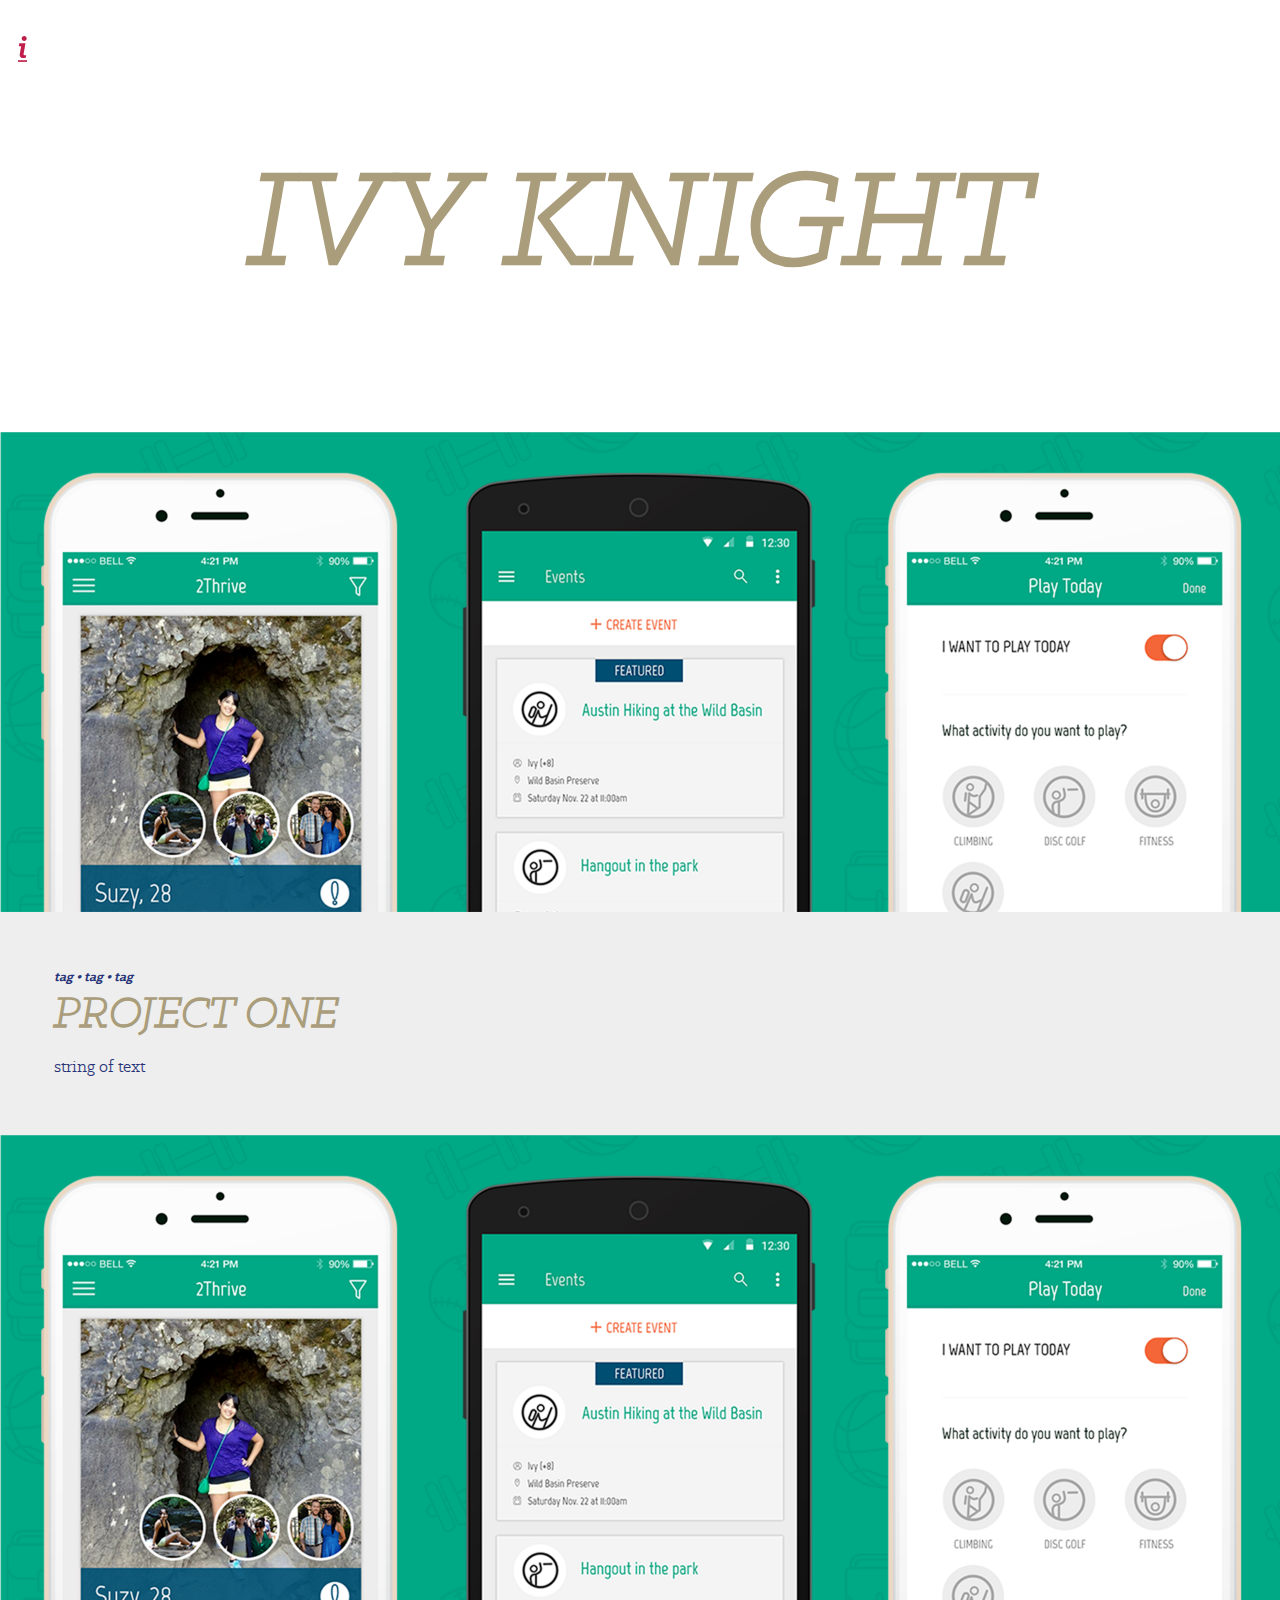
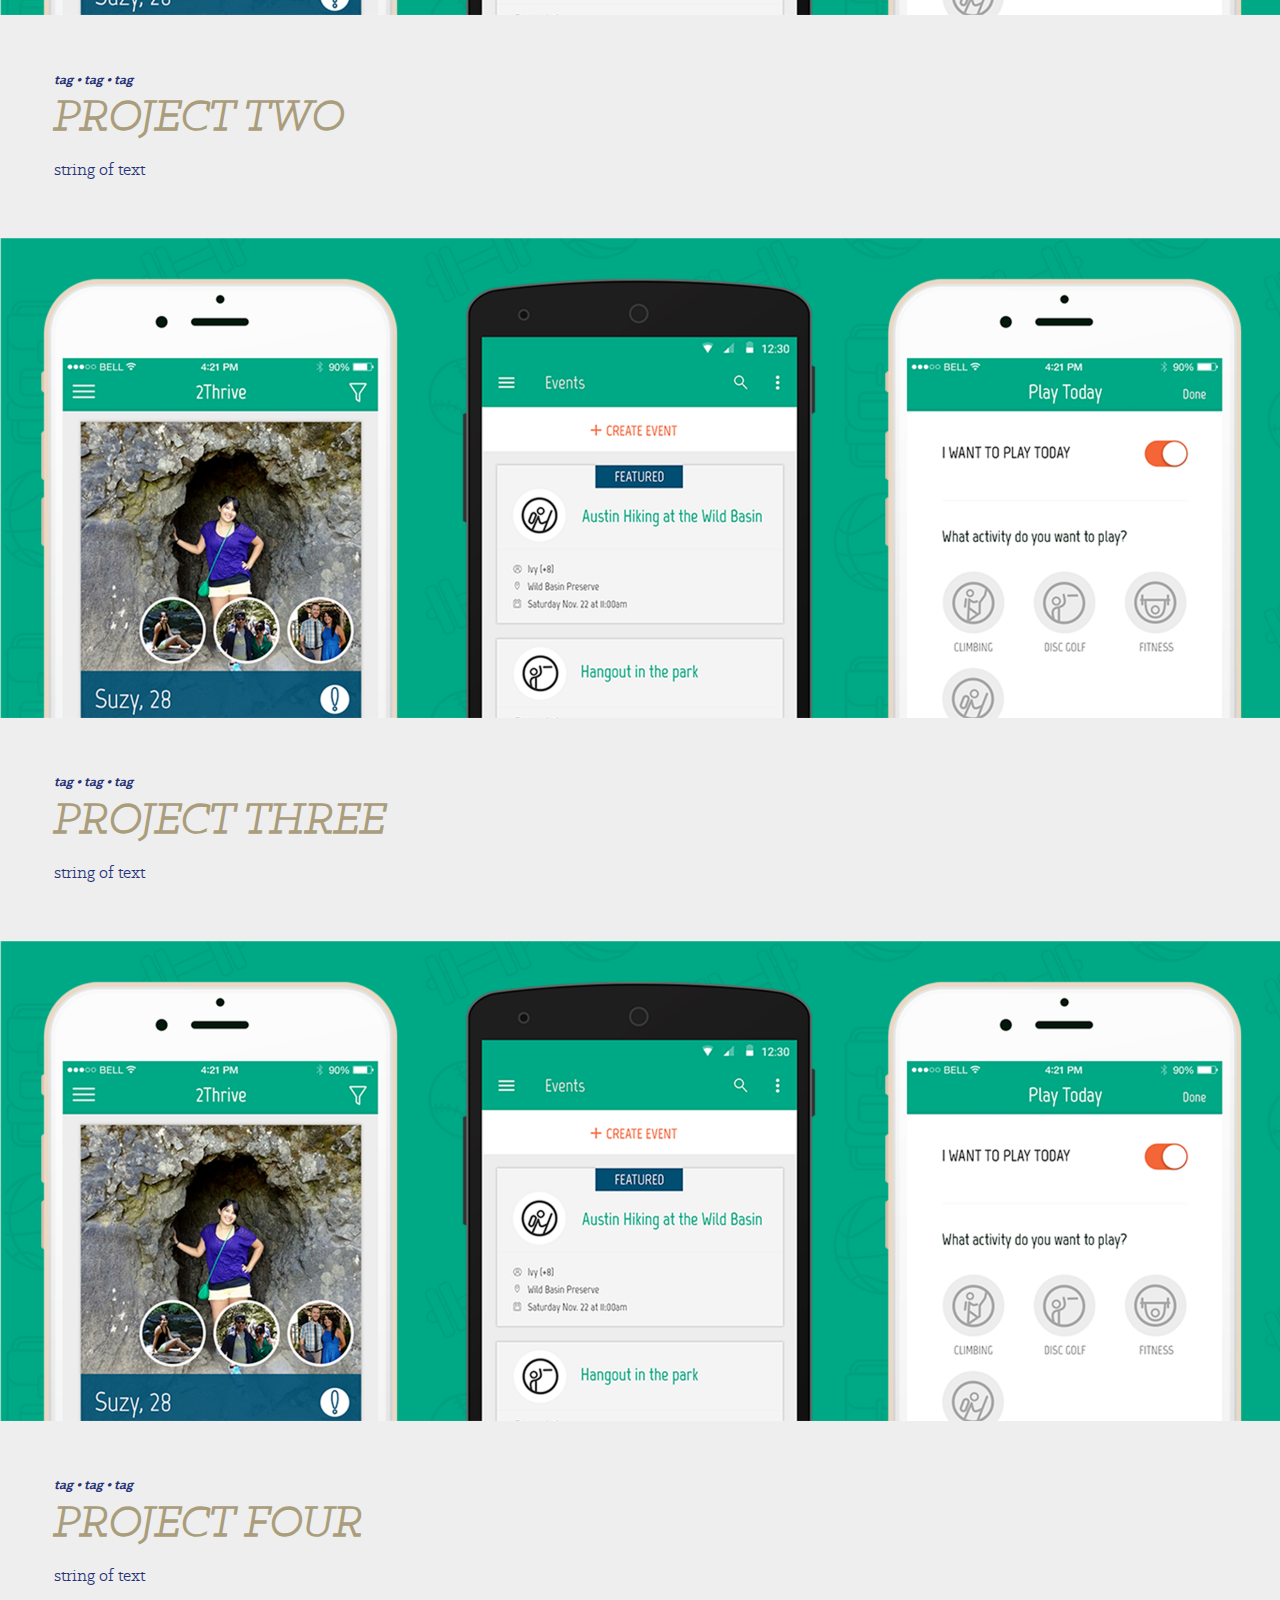
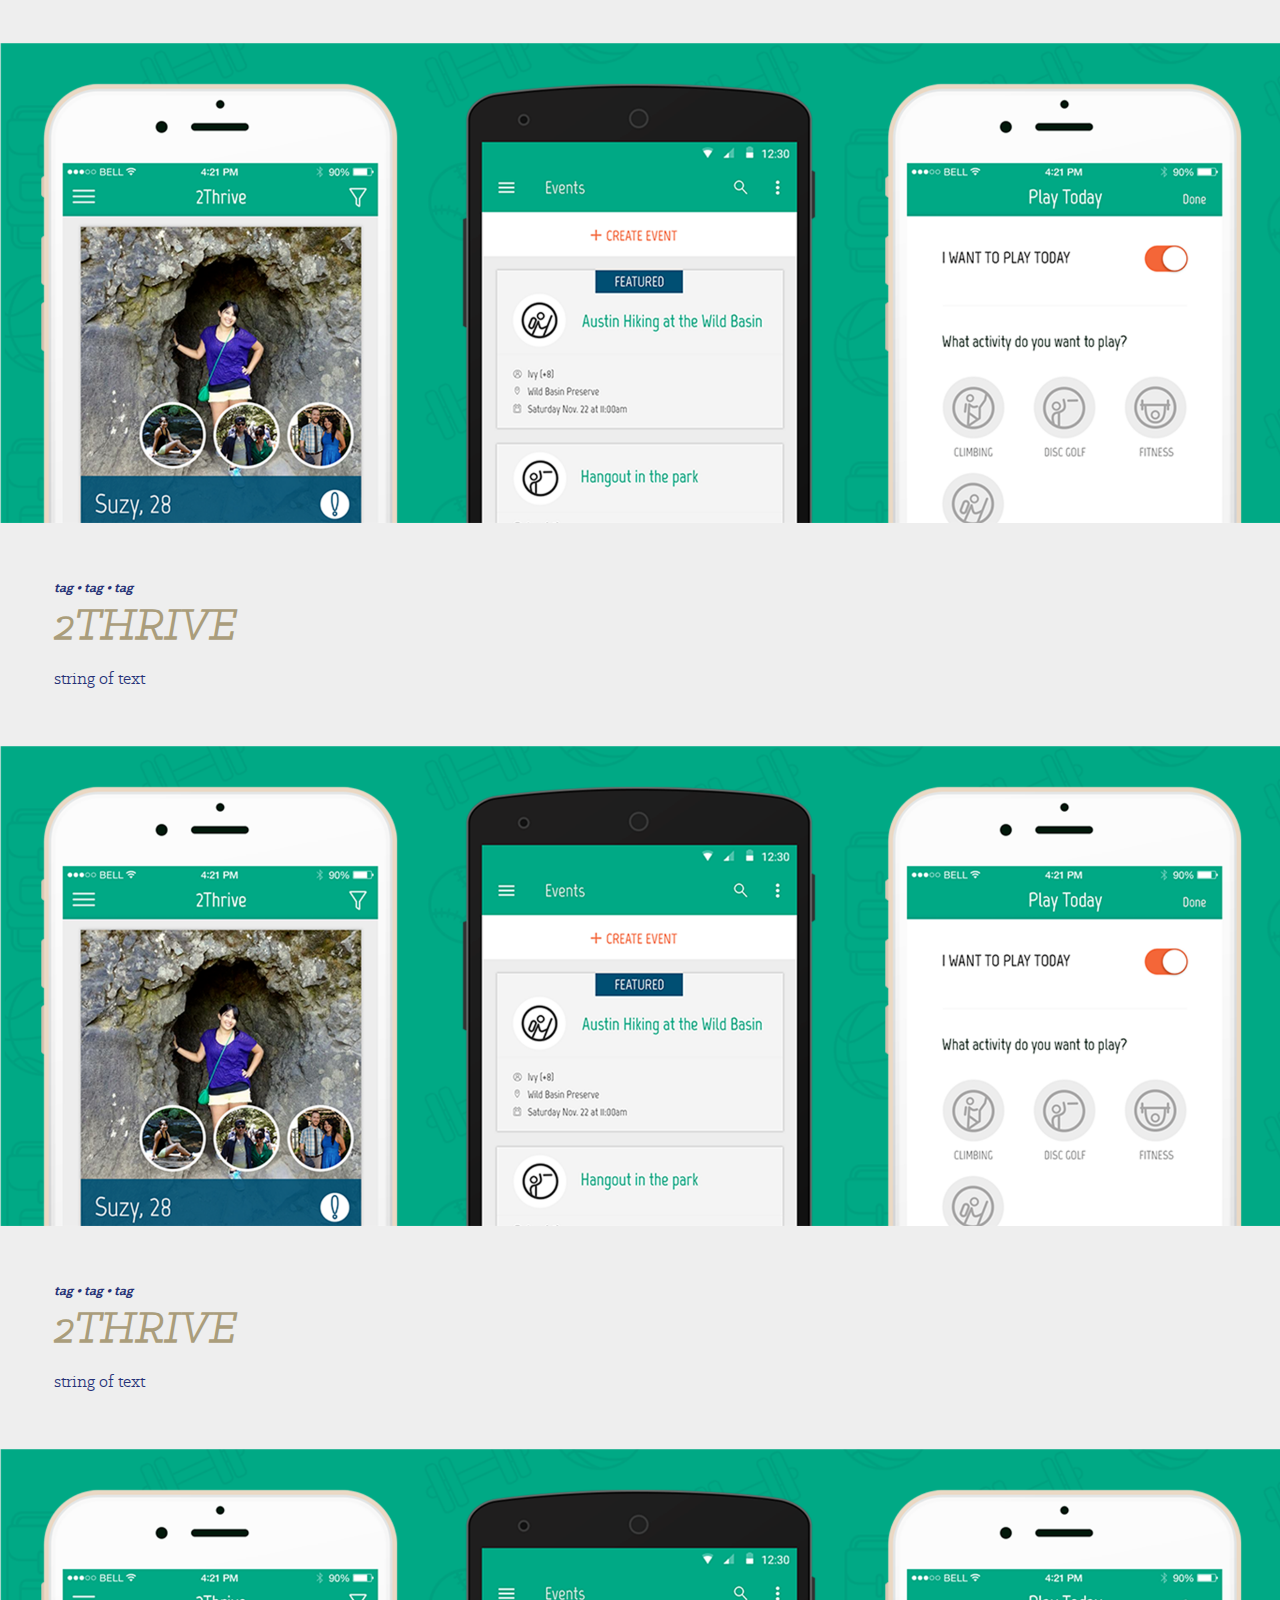
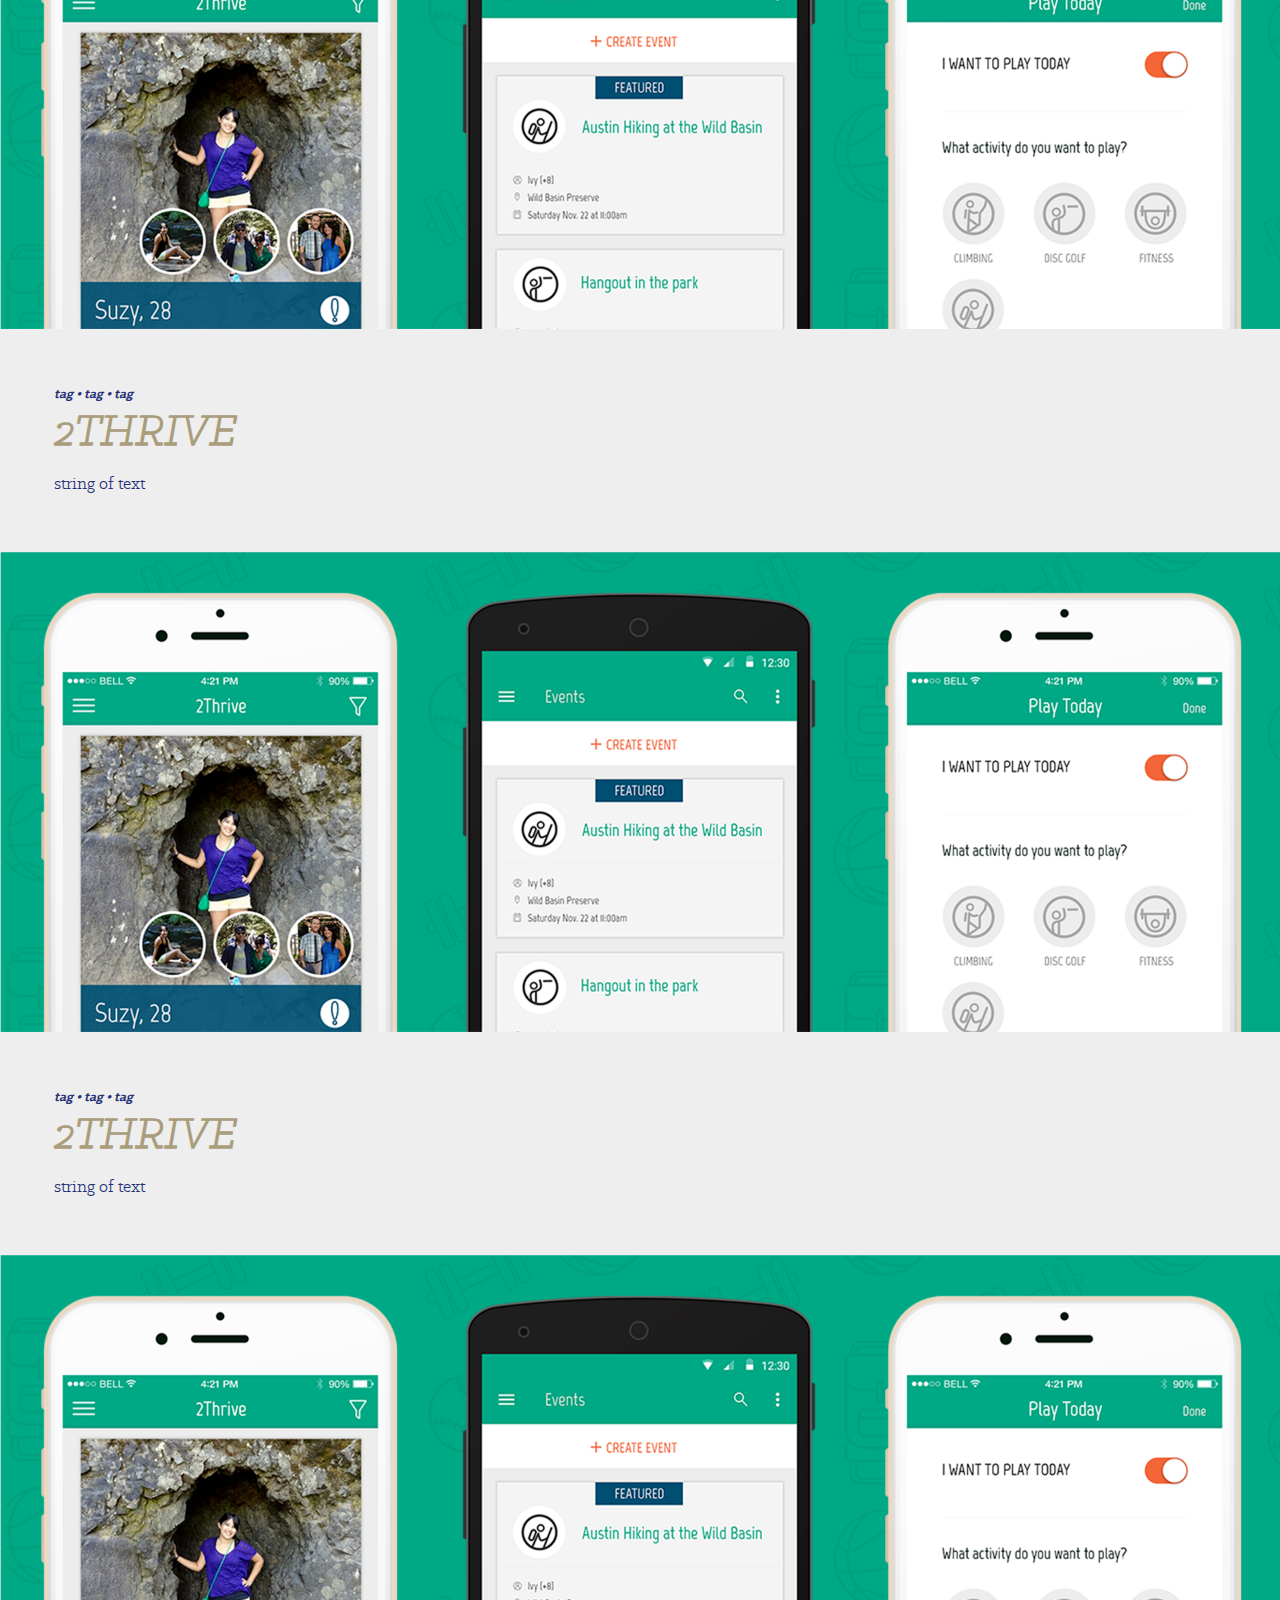
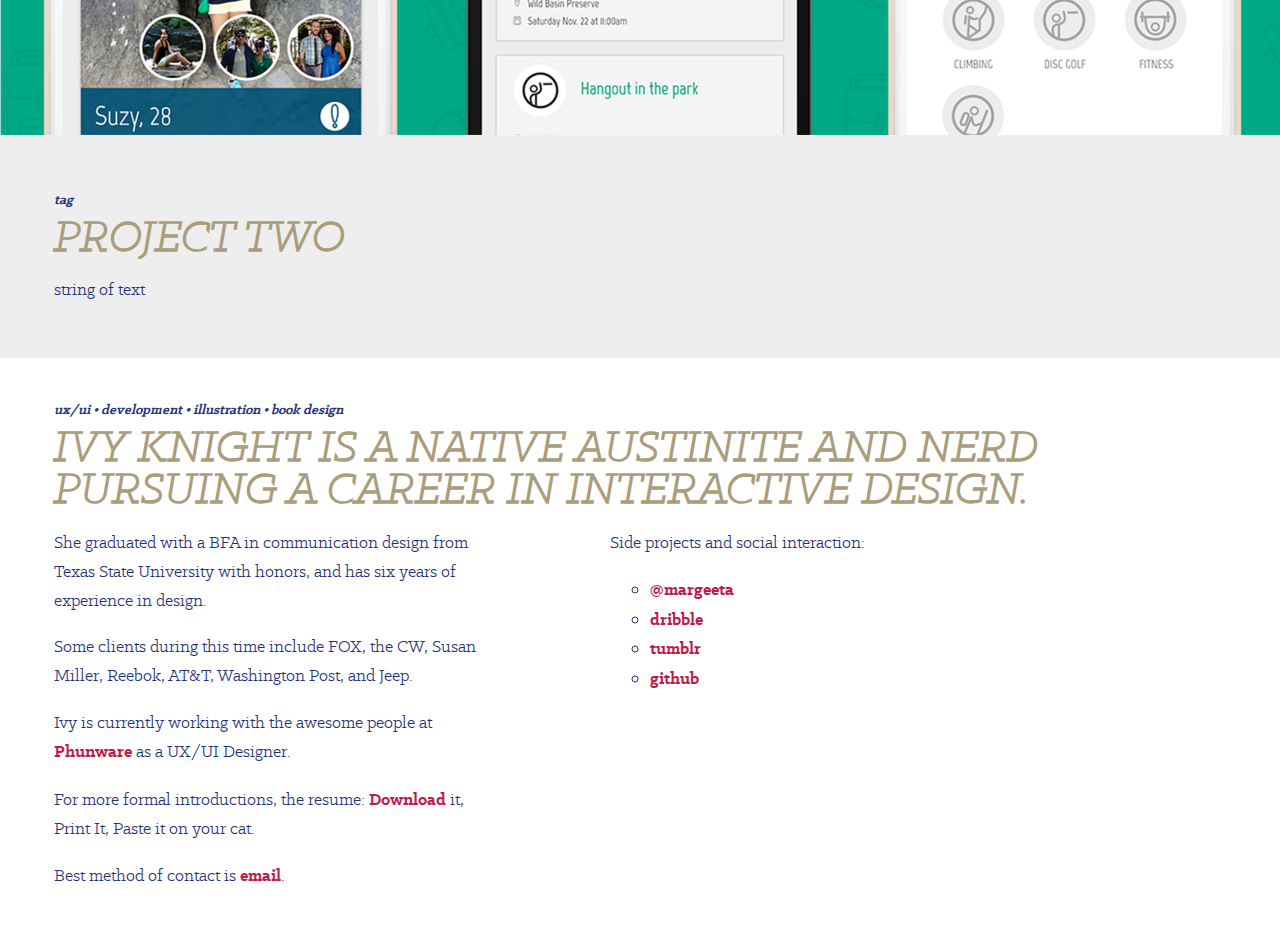
<file: index.html>
<!doctype html>

<html ng-app="portfolio" lang="en-US">
    <meta charset="UTF-8" />
    <title>Ivy Knight</title>
    <meta charset="utf-8"/>
    <link rel="shortcut icon" href="favicon.ico">
    <link rel="stylesheet" href="css/style.css" type="text/css" media="screen" />

<body ng-controller="portfolioCtrl">
   	<header class="container intro">
      <a href="#" scroll-to="footer" duration="2000" easing="easeInOutCubic">
        <svg version="1.1" id="ic_info" xmlns="http://www.w3.org/2000/svg" xmlns:xlink="http://www.w3.org/1999/xlink" x="0px" y="0px" viewBox="0 0 24.2 69.9" enable-background="new 0 0 24.2 69.9" xml:space="preserve">
<g><path class="info" fill="#BF1F4A" d="M5,47.1l3.5-19.6H2.1l1.4-8h16.6l-5,28.1c-0.5,3.2,0.6,4.1,3,4.1c1.4,0,2.8-0.3,4-0.7l-1.3,7.5 c-1.7,0.5-4,0.9-6.4,0.9C5.4,59.4,4,53.3,5,47.1z M9.9,6.9c0-3.7,3.1-6.7,6.8-6.7s6.7,3.1,6.7,6.7s-3.1,6.8-6.7,6.8 S9.9,10.6,9.9,6.9z"/><path fill="#BF1F4A" d="M0,69.6v-4.5h24.2v4.5H0z"/></g></svg></a>
        <h1>IVY KNIGHT</h1>
    </header>


<project></project>

    <!-- footer -->
    <footer class="container" id="footer">
      <header>
            <em>ux/ui &#8226; development &#8226; illustration &#8226; book design</em>
            <h2>IVY KNIGHT IS A NATIVE AUSTINITE AND NERD PURSUING A CAREER IN INTERACTIVE DESIGN.</h2>
     </header>

            <article>

            <p>She graduated with a BFA in communication design from Texas State University with honors, and has six    years of experience in design.</p>
<p>Some clients during this time include FOX, the CW, Susan Miller, Reebok, AT&T, Washington Post, and Jeep.</p>
<p>Ivy is currently working with the awesome people at <a href="phunware.com">Phunware</a> as a UX/UI Designer.</p>
<p>For more formal introductions, the resume: <a href="#">Download</a> it, Print It, Paste it on your cat.</p>
<p>Best method of contact is <a href="mailto:margeeta@gmail.com">email</a>.</p>
            </article>
            <aside>
                <p>Side projects and social interaction:</p>
                    <links></links>
            </aside>

    </footer>

	</body>
    <script type="text/javascript" src="js/angular.min.js"></script>
    <script type="text/javascript" src="js/app.js"></script>
    <script type="text/javascript" src="js/controllers.js"></script>
    <script type="text/javascript" src="js/directives.js"></script>
    <script type="text/javascript" src="js/ngFxBundle.js"></script>
    <script type="text/javascript" src="js/angular-smooth-scroll.min.js"></script>

</html>
</file>
<file: css/style.css>
/* fine imports __________________ */
@import url(/css/normalize.css);

@font-face {
    font-family: 'klinic_slabbold';
    src: url('KlinicSlabBold.woff2') format('woff2'),
         url('KlinicSlabBold.woff') format('woff');
    font-weight: bold;
    font-style: bold;
}

@font-face {
    font-family: 'klinic_slabbook';
    src: url('KlinicSlabBook.woff2') format('woff2'),
         url('KlinicSlabBook.woff') format('woff');
    font-weight: normal;
    font-style: normal;
}

@font-face {
    font-family: 'klinic_slablight_italic';
    src: url('KlinicSlabLightIt.woff2') format('woff2'),
         url('KlinicSlabLightIt.woff') format('woff');
    font-weight: normal;
    font-style: normal;
}




/* body __________________________ */

html, body {
	font-family: 'klinic_slabbook', sans-serif;
	line-height: 1.6em;
    font-size: 18px;
	color: #263277;
	text-rendering: optimizeLegibility;
	font-smooth:always;
	-webkit-font-smoothing: subpixel-antialiased;
    background: #eee;
	}

/* links __________________________ */
a {
	text-decoration:none;
	color: #bf1a49;
    font-family: 'klinic_slabbold';
	font-weight: bold;
	}
a:link {
    -webkit-tap-highlight-color: #bf1a49;
    -webkit-transition: 0.5s;
	-moz-transition: 0.5s;
	transition: 0.5s; }
a:visited { color:#bf1a49;}
a:hover{ color: #aa9d7b;}

/* typography __________________________ */

h1, h2, h3, h4, h5, h6 {
    font-family: 'klinic_slablight_italic';
    color: #aa9d7b;
    margin: 0;
    }
h1 {
    font-size: 3.5rem;
    line-height: 2em;
    text-align: center;
    }
h2 { font-size: 2.625rem; line-height: .9em; }

ol { list-style-type: decimal; margin-left: 0;}
ul { list-style-type: circle; margin-left: 0;}
li {margin-left: 0;}
p { }
em, small { font-size: 0.8rem; font-family: 'klinic_slabbold'}
ins { }
mark {  }
blockquote, q { }
pre, code, kbd, samp {
    display: block;
    background: #faf7f7;
    padding: 1em;
    line-height: 1rem;
    font-size: 0.8rem;
    color: #2ce2b1;
    }
strong { font-weight: bold; }
details {}
figcaption {}
summary {}

/* layout __________________________ */
main { }
header { background: #fff; }
    .intro { padding: 2rem 1rem 4rem 1rem; }
    #ic_info {width: 0.5rem;}
    .info:hover {fill: #aa9d7b;
        -webkit-transition: 0.5s;
	    -moz-transition: 0.5s;
	    transition: 0.5s;
    }
hgroup {}
menu {}
nav {}
section { }
    section.project { padding-bottom: 2rem;}
    .project img {margin-bottom: 2rem;}
article, footer header, aside { width: 88%; margin: 0 auto; }
aside {}
figure {}
footer { padding: 2rem 0; background: #fff; }
@media screen and (min-width: 950px) {
    h1 {font-size: 8em; }
    article, aside {  width: 50%; margin: 0 3rem; float: left;}
    footer header { margin: 0 3rem; }
    }
@media screen and (min-width: 900px) {
    article, aside {  width: 35%; margin: 0 3rem; float: left;}
    }
/* forms __________________________ */
form {}
fieldset { border: 0;}
legend, label {font-weight: bold;}
input, input[type="search"], textarea { padding: 0.4rem;}
input[type="checkbox"] {}
input[type="radio"] {}
button, input[type="button"], input[type="reset"], input[type="submit"],button {
	padding: 0.6rem 2rem;
	font-size: 1em;
	font-weight: bold;
	color: #2ce2b1;
    border: 0;
    background: #eee;
	}
button:hover { background: #2ce2b1; color: #eee; }

/* media __________________________ */
img {  }
.cover {object-fit: cover; }
audio {}
canvas {}
progress {}
video {}

/* more __________________________ */
.container:after {
  content:"";
  display:table;
  clear:both;
}

/* print is dead __________________________

@media print { * { background: transparent !important; color: black !important; text-shadow: none !important; filter:none !important; -ms-filter: none !important; }
a, a:visited { color: #444 !important; text-decoration: underline; } a[href]:after { content: " (" attr(href) ")"; }
abbr[title]:after { content: " (" attr(title) ")"; } .ir a:after, a[href^="javascript:"]:after, a[href^="#"]:after { content: ""; } pre, blockquote { border: 1px solid #999; page-break-inside: avoid; } thead { display: table-header-group; } tr, img { page-break-inside: avoid; } @page { margin: 0.5cm; } p, h2, h3 { orphans: 3; widows: 3; } h2, h3{ page-break-after: avoid; }
*/
</file>
